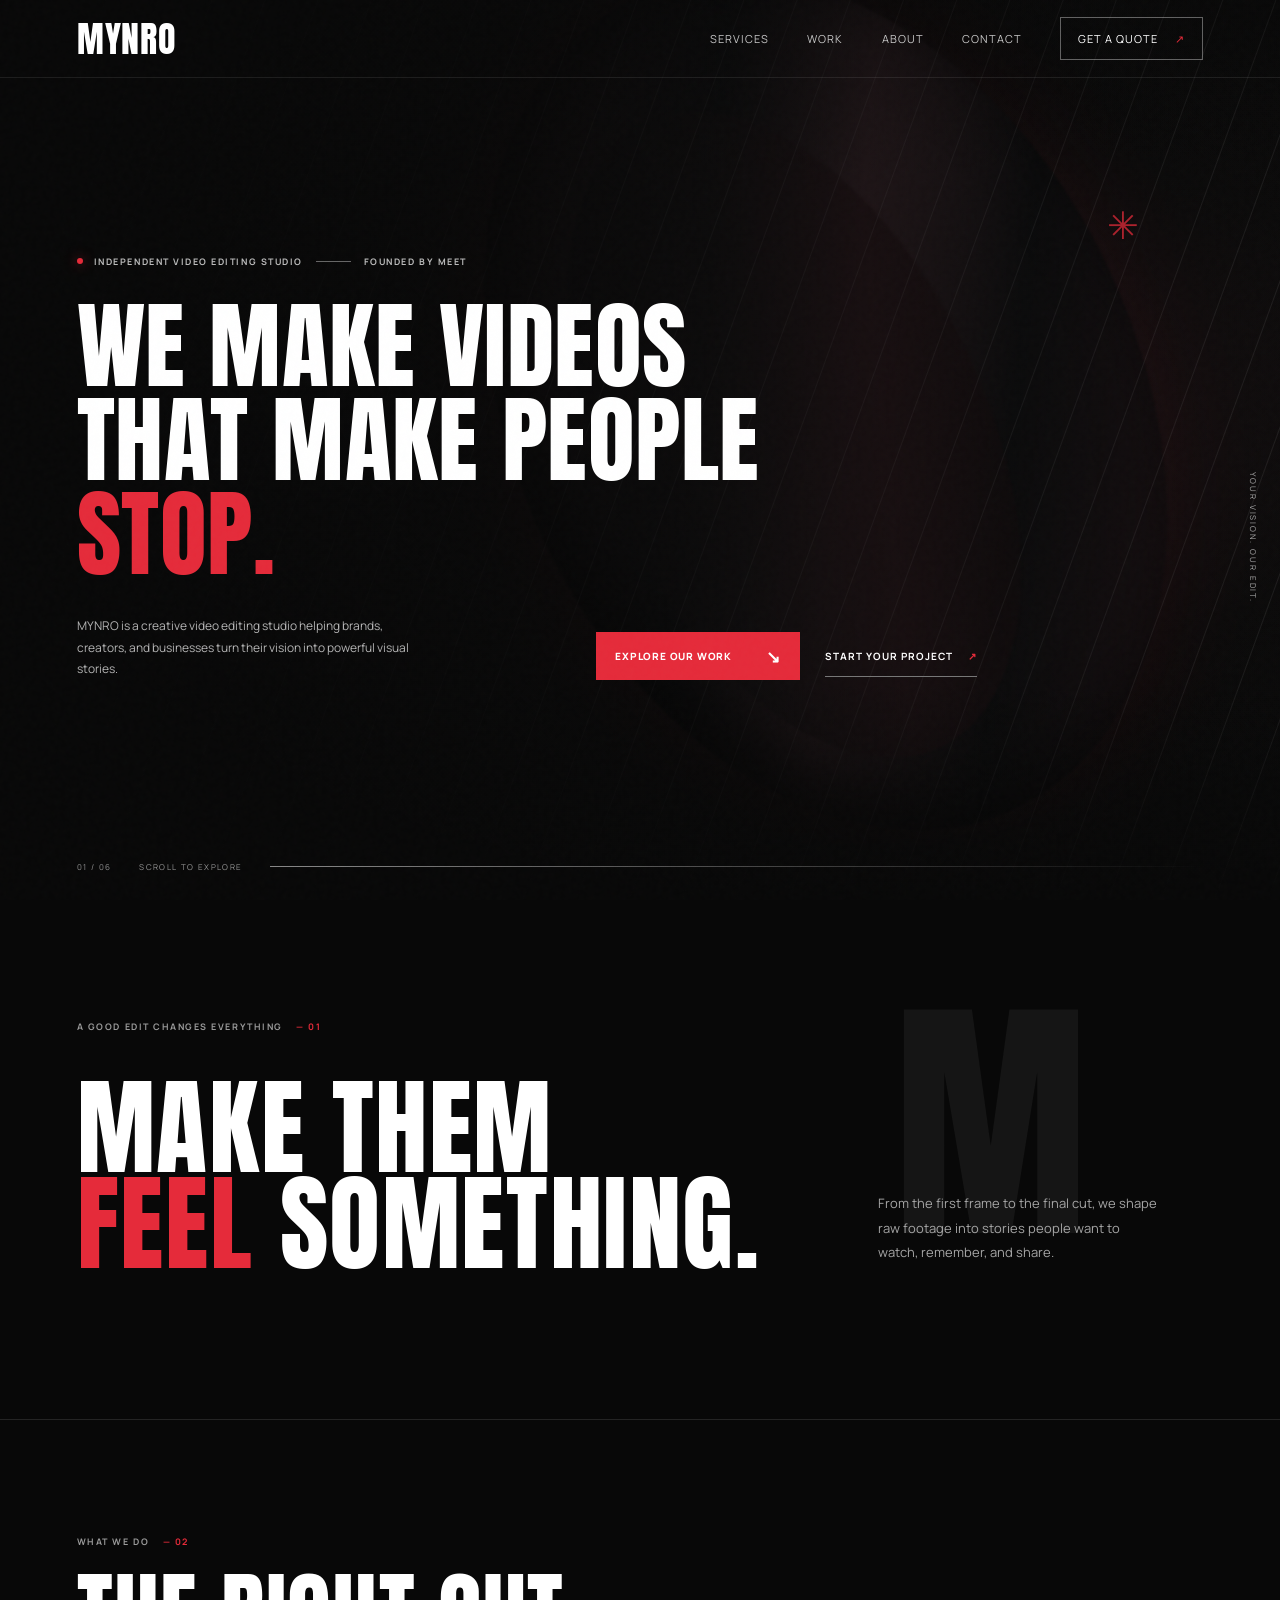
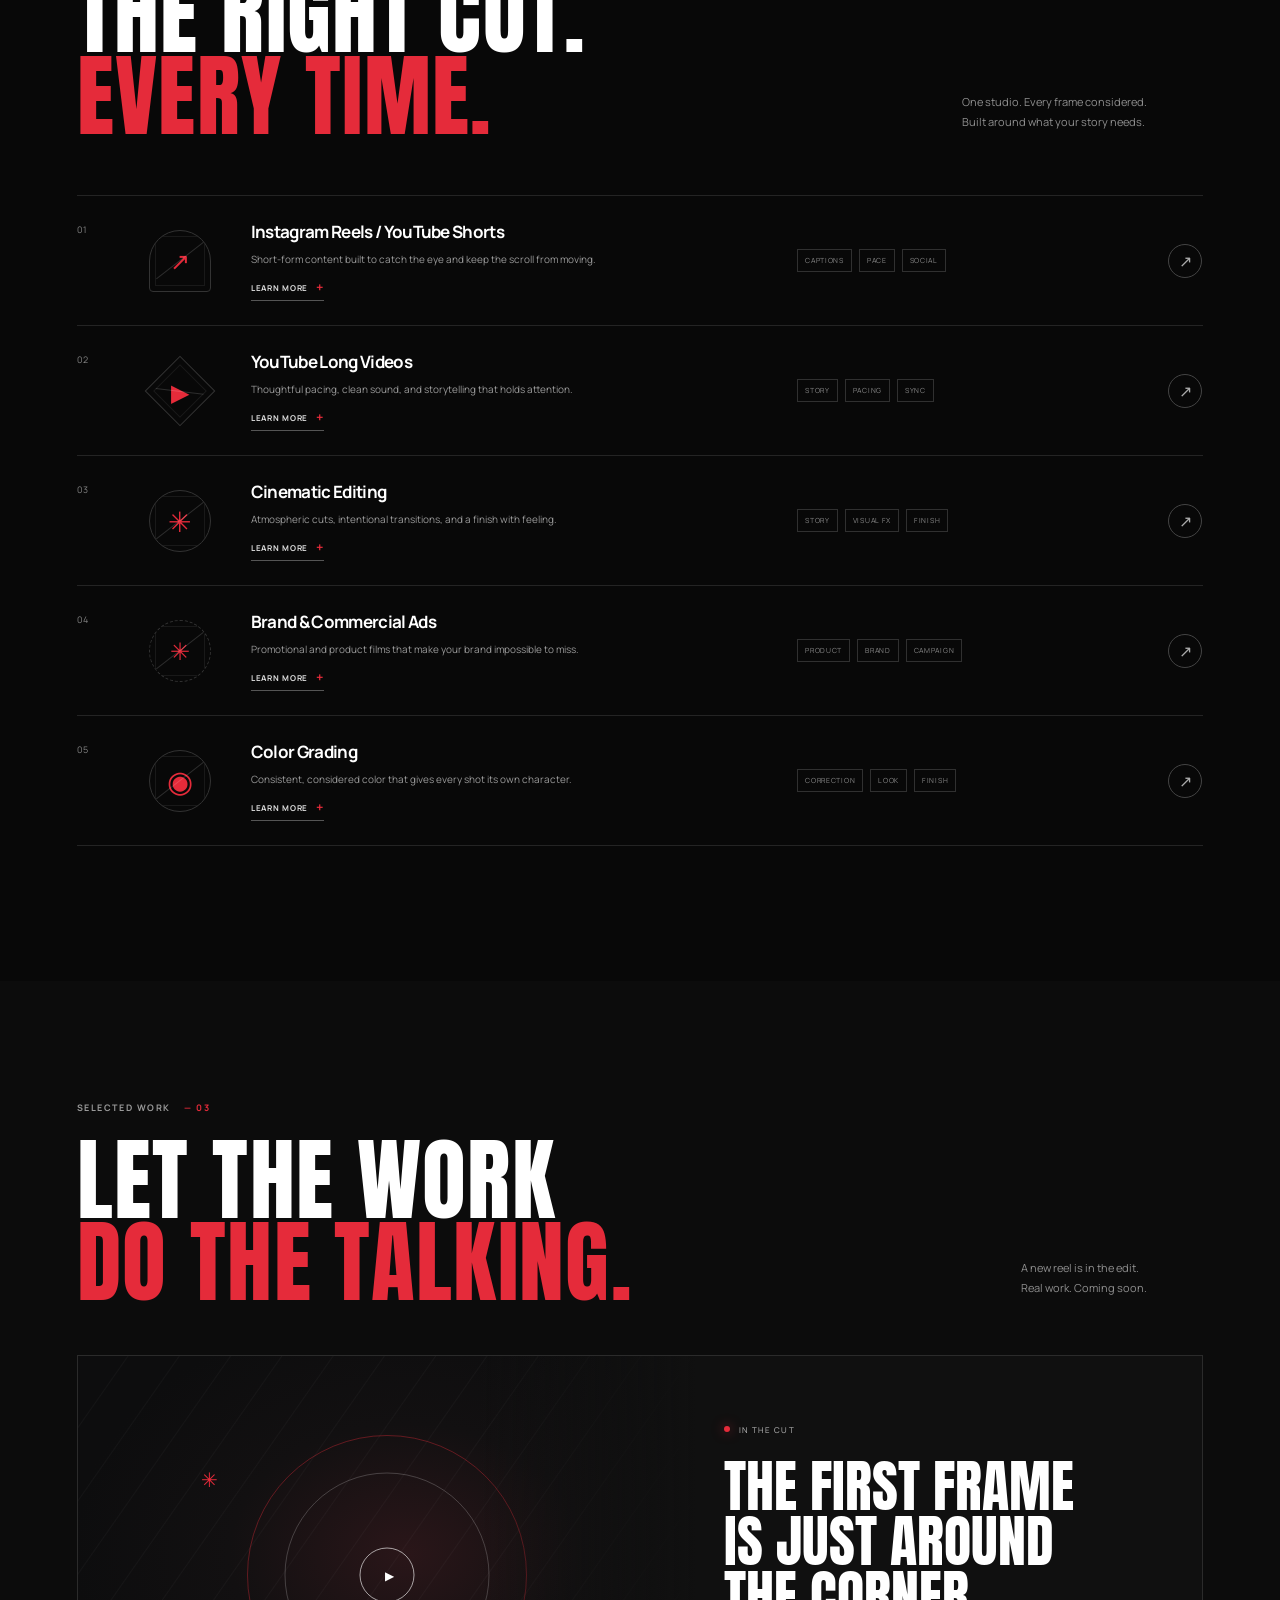
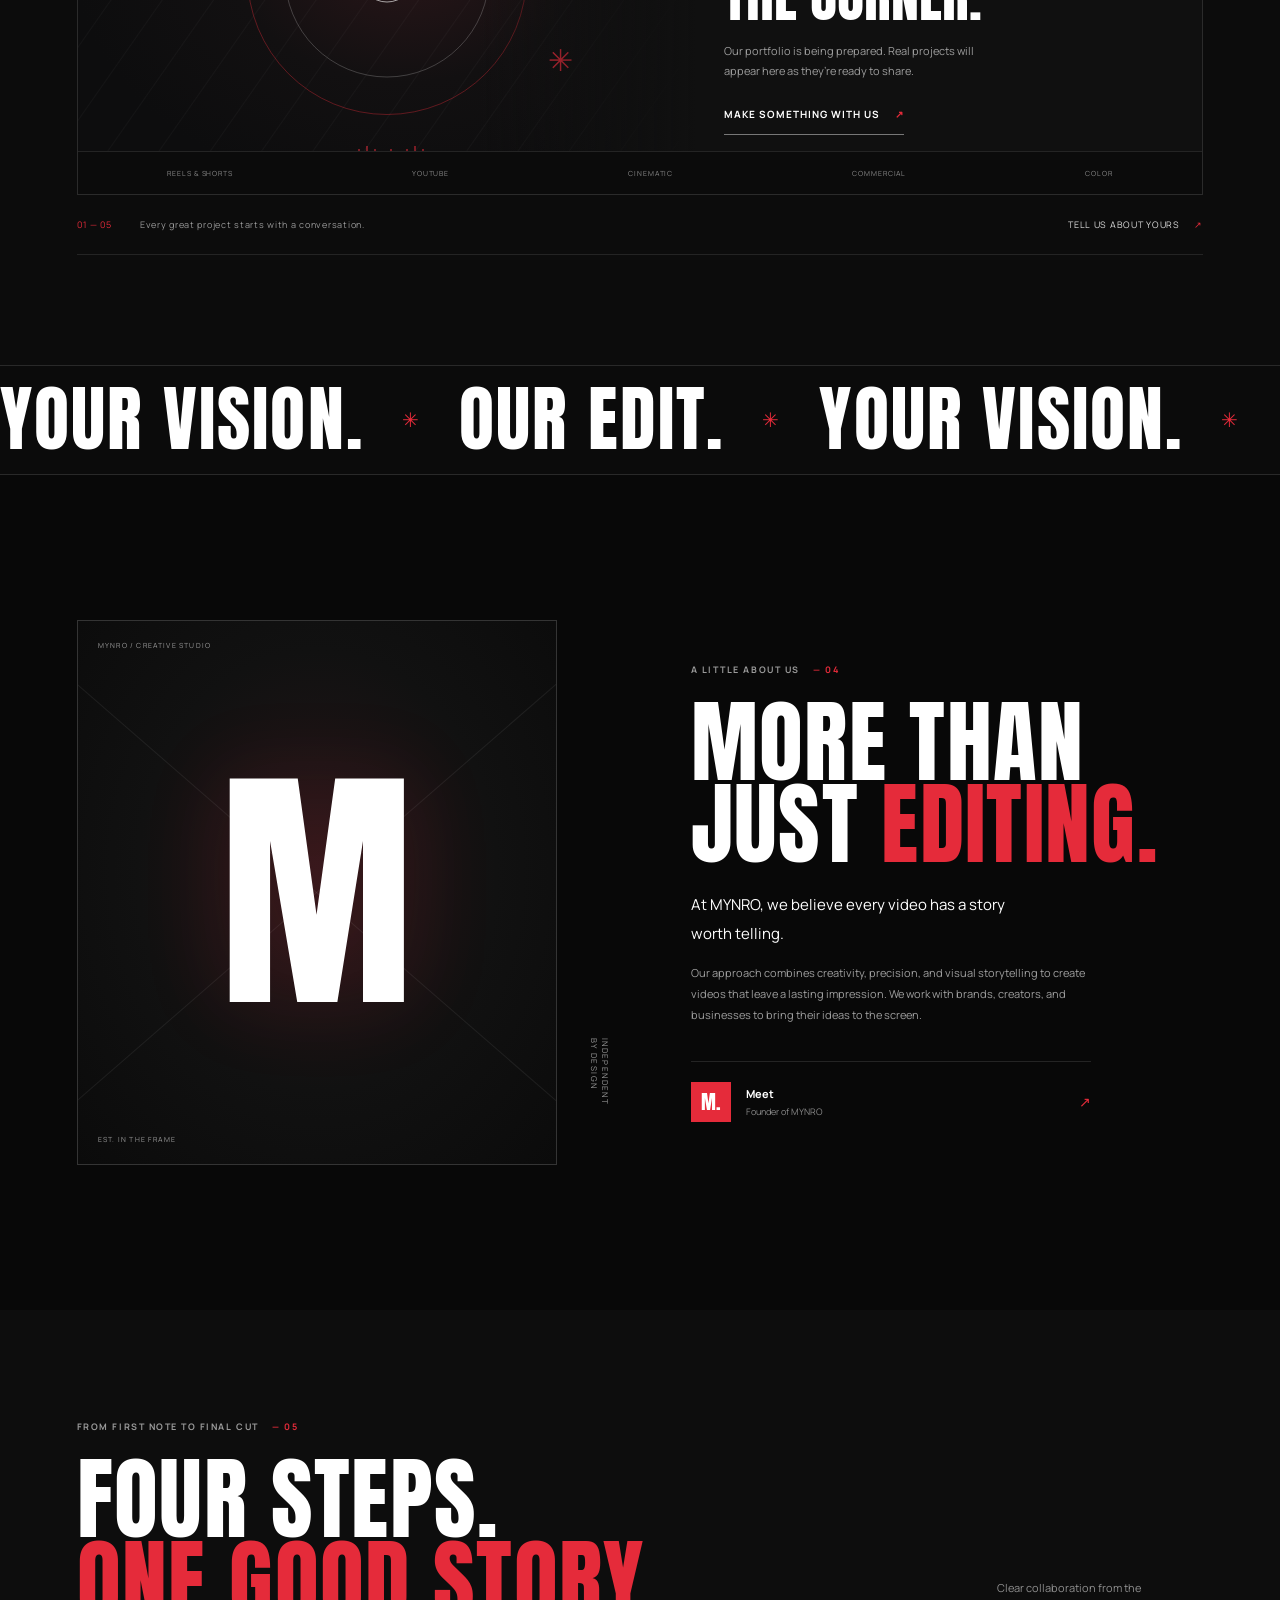
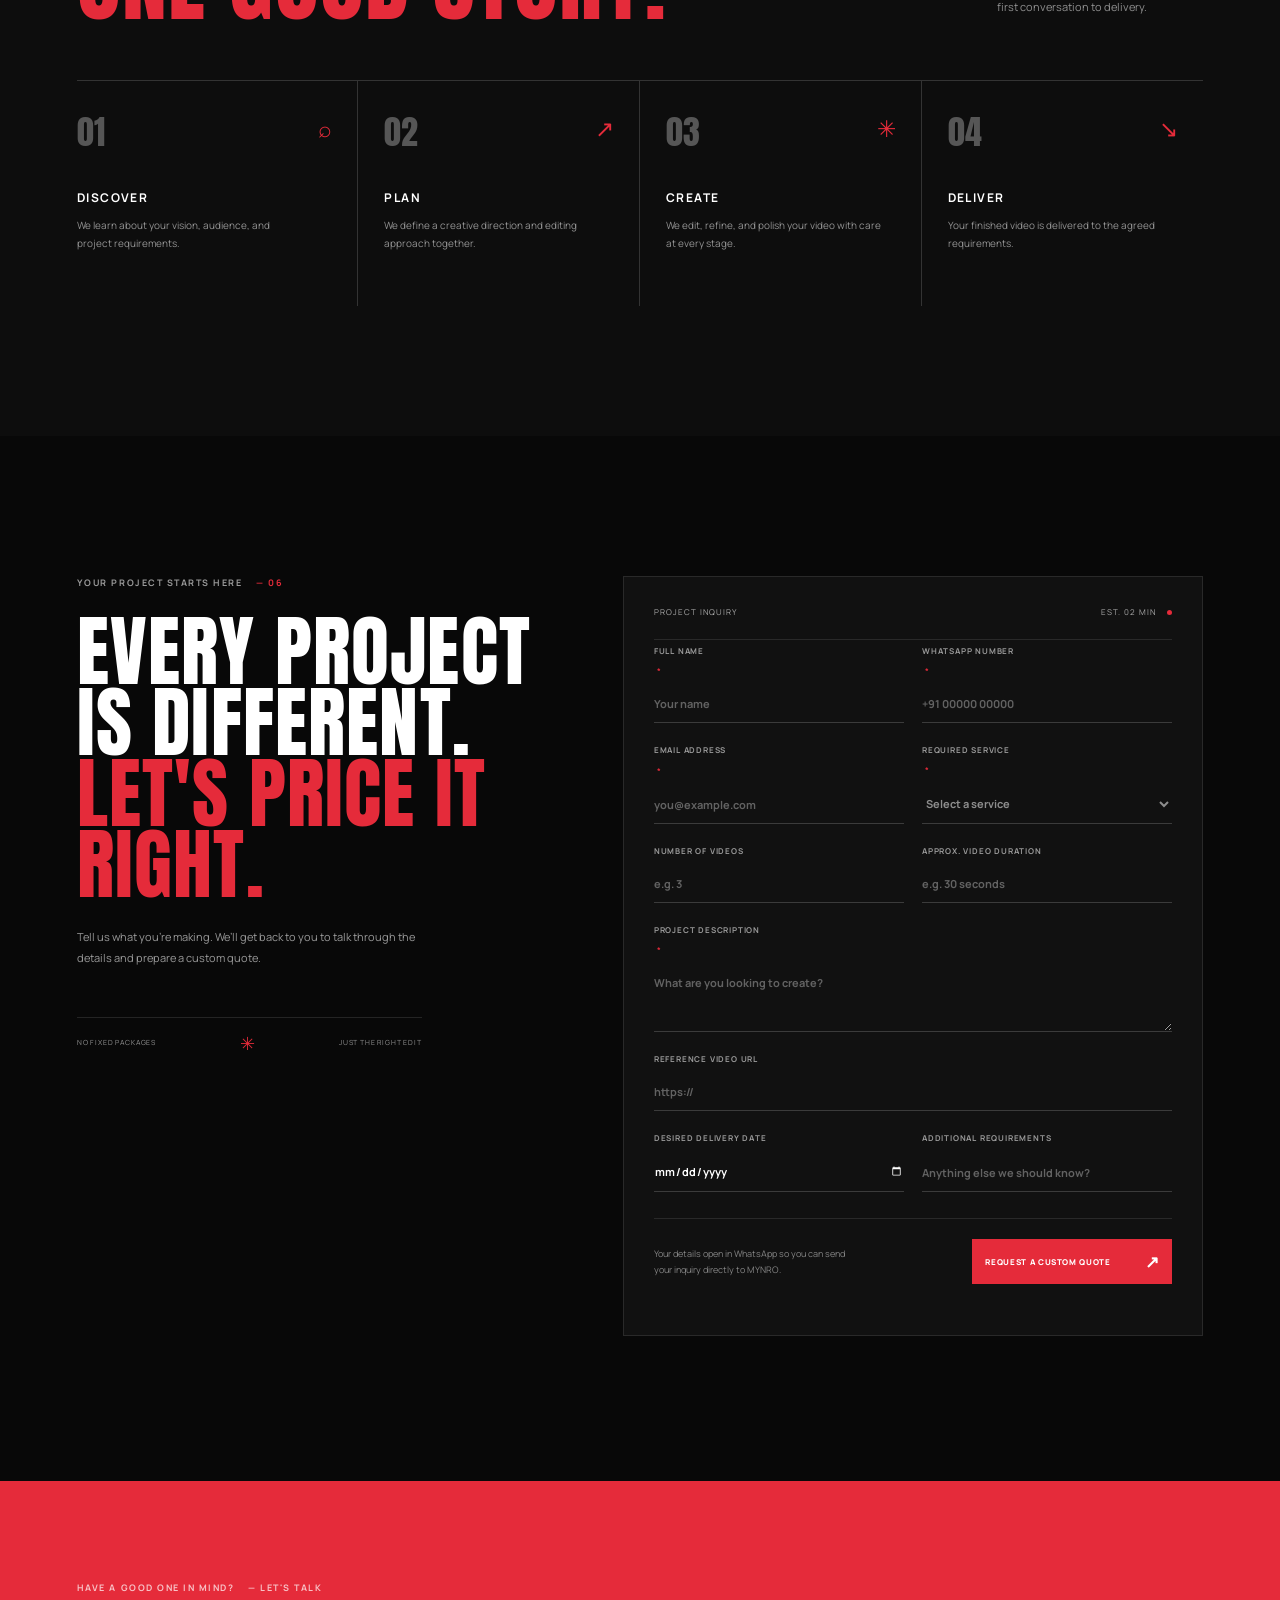
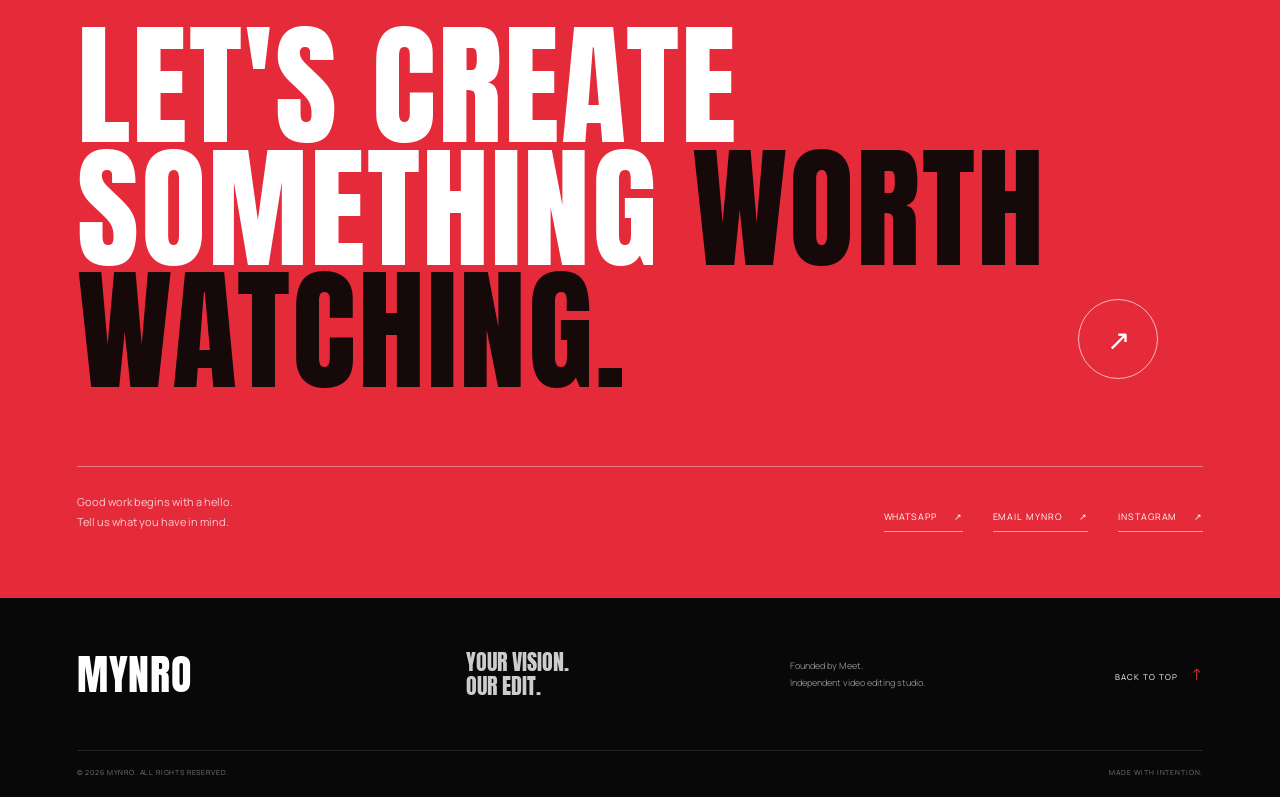
<file: index.html>
<!doctype html>
<html lang="en">
<head>
  <meta charset="utf-8">
  <meta name="viewport" content="width=device-width, initial-scale=1">
  <meta name="theme-color" content="#080808">
  <meta name="description" content="MYNRO is a premium video editing studio specializing in Reels, YouTube videos, cinematic editing, commercial ads, and professional color grading.">
  <meta property="og:type" content="website">
  <meta property="og:url" content="https://mynro.odoo.com/">
  <meta property="og:title" content="MYNRO | Premium Video Editing Studio">
  <meta property="og:description" content="Your vision. Our edit. A creative video editing studio founded by Meet.">
  <title>MYNRO | Premium Video Editing Studio</title>
  <link rel="canonical" href="https://mynro.odoo.com/">
  <link rel="icon" href="favicon.svg" type="image/svg+xml">
  <link rel="preconnect" href="https://fonts.googleapis.com">
  <link rel="preconnect" href="https://fonts.gstatic.com" crossorigin>
  <link href="https://fonts.googleapis.com/css2?family=Anton&family=Manrope:wght@400;500;600;700;800&display=swap" rel="stylesheet">
  <link rel="stylesheet" href="styles.css">
  <script src="script.js" defer></script>
</head>
<body>
  <div class="grain" aria-hidden="true"></div>
  <header class="site-header" id="top">
    <a class="wordmark" href="#top" aria-label="MYNRO home">MYNRO</a>
    <button class="menu-toggle" aria-label="Open navigation" aria-expanded="false" aria-controls="primary-nav"><i></i><i></i></button>
    <nav id="primary-nav" class="primary-nav" aria-label="Main navigation">
      <a href="#services">Services</a><a href="#work">Work</a><a href="#about">About</a><a href="#contact">Contact</a>
      <a class="nav-cta" href="#quote">Get a quote <span>↗</span></a>
    </nav>
  </header>

  <main>
    <section class="hero" aria-labelledby="hero-title">
      <div class="hero-art" aria-hidden="true"><div class="orb orb-one"></div><div class="orb orb-two"></div><div class="hero-lines"></div><span class="hero-cross">✳</span></div>
      <div class="hero-inner">
        <div class="eyebrow reveal"><span class="live-dot"></span> Independent video editing studio <span class="eyebrow-rule"></span> Founded by Meet</div>
        <h1 id="hero-title" class="hero-title reveal">WE MAKE VIDEOS<br>THAT MAKE PEOPLE<br><span>STOP.</span></h1>
        <div class="hero-bottom reveal">
          <p>MYNRO is a creative video editing studio helping brands, creators, and businesses turn their vision into powerful visual stories.</p>
          <div class="hero-actions"><a class="button button-red" href="#work">Explore our work <span>↘</span></a><a class="text-link" href="#quote">Start your project <span>↗</span></a></div>
        </div>
      </div>
      <div class="hero-index"><span>01 / 06</span><span>SCROLL TO EXPLORE</span><span class="scroll-line"></span></div>
      <div class="hero-side">YOUR VISION. OUR EDIT.</div>
    </section>

    <section class="intro section-pad"><p class="section-kicker reveal">A GOOD EDIT CHANGES EVERYTHING <span>— 01</span></p><div class="intro-copy reveal"><h2>MAKE THEM<br><span>FEEL</span> SOMETHING.</h2><p>From the first frame to the final cut, we shape raw footage into stories people want to watch, remember, and share.</p></div><div class="intro-stamp" aria-hidden="true">M</div></section>

    <section class="services section-pad" id="services">
      <div class="section-heading reveal"><div><p class="section-kicker">WHAT WE DO <span>— 02</span></p><h2>THE RIGHT CUT.<br><span>EVERY TIME.</span></h2></div><p class="section-note">One studio. Every frame considered.<br>Built around what your story needs.</p></div>
      <div class="service-list">
        <article class="service-row reveal"><span class="service-num">01</span><div class="service-symbol symbol-reel"><span>↗</span><i></i></div><div class="service-main"><h3>Instagram Reels / YouTube Shorts</h3><p>Short-form content built to catch the eye and keep the scroll from moving.</p><details class="service-detail"><summary>Learn more</summary><p>Engaging transitions, captions and subtitles, and edits shaped for social platforms.</p></details></div><div class="service-tags"><span>CAPTIONS</span><span>PACE</span><span>SOCIAL</span></div><a class="row-arrow" href="#quote" aria-label="Get a quote for Instagram Reels and YouTube Shorts">↗</a></article>
        <article class="service-row reveal"><span class="service-num">02</span><div class="service-symbol symbol-long"><span>▶</span><i></i></div><div class="service-main"><h3>YouTube Long Videos</h3><p>Thoughtful pacing, clean sound, and storytelling that holds attention.</p><details class="service-detail"><summary>Learn more</summary><p>Long-form editing with careful story structure, audio synchronization, and visual details.</p></details></div><div class="service-tags"><span>STORY</span><span>PACING</span><span>SYNC</span></div><a class="row-arrow" href="#quote" aria-label="Get a quote for YouTube videos">↗</a></article>
        <article class="service-row reveal"><span class="service-num">03</span><div class="service-symbol symbol-cinema"><span>✳</span><i></i></div><div class="service-main"><h3>Cinematic Editing</h3><p>Atmospheric cuts, intentional transitions, and a finish with feeling.</p><details class="service-detail"><summary>Learn more</summary><p>Cinematic storytelling with creative transitions, visual effects where needed, and a polished final look.</p></details></div><div class="service-tags"><span>STORY</span><span>VISUAL FX</span><span>FINISH</span></div><a class="row-arrow" href="#quote" aria-label="Get a quote for cinematic editing">↗</a></article>
        <article class="service-row reveal"><span class="service-num">04</span><div class="service-symbol symbol-ads"><span>✳</span><i></i></div><div class="service-main"><h3>Brand & Commercial Ads</h3><p>Promotional and product films that make your brand impossible to miss.</p><details class="service-detail"><summary>Learn more</summary><p>Promotional videos, product films, and commercial stories shaped around your brand.</p></details></div><div class="service-tags"><span>PRODUCT</span><span>BRAND</span><span>CAMPAIGN</span></div><a class="row-arrow" href="#quote" aria-label="Get a quote for brand and commercial ads">↗</a></article>
        <article class="service-row reveal"><span class="service-num">05</span><div class="service-symbol symbol-grade"><span>◉</span><i></i></div><div class="service-main"><h3>Color Grading</h3><p>Consistent, considered color that gives every shot its own character.</p><details class="service-detail"><summary>Learn more</summary><p>Professional color correction, cinematic grading, visual consistency, and final color finishing.</p></details></div><div class="service-tags"><span>CORRECTION</span><span>LOOK</span><span>FINISH</span></div><a class="row-arrow" href="#quote" aria-label="Get a quote for color grading">↗</a></article>
      </div>
    </section>

    <section class="work section-pad" id="work">
      <div class="section-heading reveal"><div><p class="section-kicker">SELECTED WORK <span>— 03</span></p><h2>LET THE WORK<br><span>DO THE TALKING.</span></h2></div><p class="section-note">A new reel is in the edit.<br>Real work. Coming soon.</p></div>
      <div class="portfolio-empty reveal"><div class="empty-art" aria-hidden="true"><div class="empty-ring ring-a"></div><div class="empty-ring ring-b"></div><span class="empty-play">▶</span><span class="empty-cross cross-a">✳</span><span class="empty-cross cross-b">✳</span><div class="empty-bars"><i></i><i></i><i></i><i></i><i></i><i></i><i></i><i></i><i></i><i></i></div></div><div class="empty-copy"><span class="status-label"><i></i> IN THE CUT</span><h3>THE FIRST FRAME<br>IS JUST AROUND<br>THE CORNER.</h3><p>Our portfolio is being prepared. Real projects will appear here as they’re ready to share.</p><a class="text-link" href="#quote">Make something with us <span>↗</span></a></div><div class="empty-foot"><span>REELS & SHORTS</span><span>YOUTUBE</span><span>CINEMATIC</span><span>COMMERCIAL</span><span>COLOR</span></div></div>
      <div class="work-note reveal"><span>01 — 05</span><p>Every great project starts with a conversation.</p><a href="#quote">Tell us about yours <span>↗</span></a></div>
    </section>

    <section class="manifesto" aria-label="MYNRO brand statement"><div class="manifesto-track"><span>YOUR VISION.</span><b>✳</b><span>OUR EDIT.</span><b>✳</b><span>YOUR VISION.</span><b>✳</b><span>OUR EDIT.</span><b>✳</b></div></section>

    <section class="about section-pad" id="about">
      <div class="about-visual reveal"><div class="about-frame"><span class="frame-top">MYNRO / CREATIVE STUDIO</span><div class="about-monogram">M</div><span class="frame-bottom">EST. IN THE FRAME</span></div><span class="about-index">INDEPENDENT<br>BY DESIGN</span></div>
      <div class="about-copy reveal"><p class="section-kicker">A LITTLE ABOUT US <span>— 04</span></p><h2>MORE THAN<br>JUST <span>EDITING.</span></h2><p class="about-lead">At MYNRO, we believe every video has a story worth telling.</p><p>Our approach combines creativity, precision, and visual storytelling to create videos that leave a lasting impression. We work with brands, creators, and businesses to bring their ideas to the screen.</p><div class="founder"><span class="founder-mark">M.</span><div><strong>Meet</strong><span>Founder of MYNRO</span></div><span class="founder-arrow">↗</span></div></div>
    </section>

    <section class="process section-pad"><div class="section-heading reveal"><div><p class="section-kicker">FROM FIRST NOTE TO FINAL CUT <span>— 05</span></p><h2>FOUR STEPS.<br><span>ONE GOOD STORY.</span></h2></div><p class="section-note">Clear collaboration from the<br>first conversation to delivery.</p></div><div class="process-grid"><article class="process-step reveal"><span class="step-number">01</span><span class="step-icon">⌕</span><h3>DISCOVER</h3><p>We learn about your vision, audience, and project requirements.</p><span class="step-line"></span></article><article class="process-step reveal"><span class="step-number">02</span><span class="step-icon">↗</span><h3>PLAN</h3><p>We define a creative direction and editing approach together.</p><span class="step-line"></span></article><article class="process-step reveal"><span class="step-number">03</span><span class="step-icon">✳</span><h3>CREATE</h3><p>We edit, refine, and polish your video with care at every stage.</p><span class="step-line"></span></article><article class="process-step reveal"><span class="step-number">04</span><span class="step-icon">↘</span><h3>DELIVER</h3><p>Your finished video is delivered to the agreed requirements.</p><span class="step-line"></span></article></div></section>

    <section class="quote section-pad" id="quote">
      <div class="quote-heading reveal"><p class="section-kicker">YOUR PROJECT STARTS HERE <span>— 06</span></p><h2>EVERY PROJECT IS DIFFERENT.<br><span>LET'S PRICE IT RIGHT.</span></h2><p>Tell us what you’re making. We’ll get back to you to talk through the details and prepare a custom quote.</p><div class="quote-no-packages"><span>NO FIXED PACKAGES</span><span class="quote-x">✳</span><span>JUST THE RIGHT EDIT</span></div></div>
      <form class="quote-form reveal" id="quote-form">
        <div class="form-top"><span>PROJECT INQUIRY</span><span>EST. 02 MIN <i></i></span></div>
        <div class="form-grid">
          <label>FULL NAME <b>*</b><input name="name" autocomplete="name" placeholder="Your name" required></label>
          <label>WHATSAPP NUMBER <b>*</b><input name="phone" type="tel" autocomplete="tel" placeholder="+91 00000 00000" required></label>
          <label>EMAIL ADDRESS <b>*</b><input name="email" type="email" autocomplete="email" placeholder="you@example.com" required></label>
          <label>REQUIRED SERVICE <b>*</b><select name="service" required><option value="" disabled selected>Select a service</option><option>Instagram Reels / YouTube Shorts</option><option>YouTube Long Videos</option><option>Cinematic Editing</option><option>Brand & Commercial Ads</option><option>Color Grading</option></select></label>
          <label>NUMBER OF VIDEOS<input name="count" placeholder="e.g. 3"></label>
          <label>APPROX. VIDEO DURATION<input name="duration" placeholder="e.g. 30 seconds"></label>
          <label class="wide">PROJECT DESCRIPTION <b>*</b><textarea name="description" rows="3" placeholder="What are you looking to create?" required></textarea></label>
          <label class="wide">REFERENCE VIDEO URL<input name="reference" type="url" placeholder="https://"></label>
          <label>DESIRED DELIVERY DATE<input name="date" type="date"></label>
          <label>ADDITIONAL REQUIREMENTS<input name="requirements" placeholder="Anything else we should know?"></label>
        </div>
        <div class="form-bottom"><p>Your details open in WhatsApp so you can send your inquiry directly to MYNRO.</p><button class="button button-red submit-button" type="submit">Request a custom quote <span>↗</span></button></div>
        <p class="form-feedback" id="form-feedback" role="status" aria-live="polite"></p>
      </form>
    </section>

    <section class="contact section-pad" id="contact"><div class="contact-top reveal"><p class="section-kicker">HAVE A GOOD ONE IN MIND? <span>— LET'S TALK</span></p><h2>LET'S CREATE<br>SOMETHING <span>WORTH<br>WATCHING.</span></h2><a class="contact-round" href="#quote" aria-label="Start your project">↗</a></div><div class="contact-bottom reveal"><p>Good work begins with a hello.<br>Tell us what you have in mind.</p><div class="contact-links"><a href="https://wa.me/917990540850" target="_blank" rel="noopener">WhatsApp <span>↗</span></a><a href="mailto:mynro.in@gmail.com">Email MYNRO <span>↗</span></a><a href="https://www.instagram.com/mynro.7/" target="_blank" rel="noopener">Instagram <span>↗</span></a></div></div></section>
  </main>

  
<footer class="site-footer"><div class="footer-main"><a href="#top" class="footer-brand">MYNRO</a><div class="footer-tagline">YOUR VISION.<br>OUR EDIT.</div><div class="footer-founded">Founded by Meet.<br>Independent video editing studio.</div><a class="footer-top" href="#top">BACK TO TOP <span>↑</span></a></div><div class="footer-bottom"><span>© <span id="year"></span> MYNRO. ALL RIGHTS RESERVED.</span><span>MADE WITH INTENTION.</span></div></footer>
</body>
</html>
</file>
<file: styles.css>
:root{--black:#080808;--card:#111;--white:#fff;--muted:#a5a5a5;--line:#242424;--red:#e52b3a;--display:'Anton','Arial Narrow',sans-serif;--body:'Manrope',Arial,sans-serif;--gutter:clamp(22px,6vw,92px)}
*{box-sizing:border-box}html{scroll-behavior:smooth;scroll-padding-top:90px}body{margin:0;background:var(--black);color:var(--white);font-family:var(--body);font-size:14px;overflow-x:hidden}body.menu-open{overflow:hidden}a{color:inherit;text-decoration:none}button,input,select,textarea{font:inherit}.grain{position:fixed;inset:0;z-index:10;pointer-events:none;opacity:.075;background-image:url("data:image/svg+xml,%3Csvg viewBox='0 0 180 180' xmlns='http://www.w3.org/2000/svg'%3E%3Cfilter id='n'%3E%3CfeTurbulence type='fractalNoise' baseFrequency='.88' numOctaves='3' stitchTiles='stitch'/%3E%3C/filter%3E%3Crect width='100%25' height='100%25' filter='url(%23n)' opacity='.25'/%3E%3C/svg%3E")}.site-header{height:78px;padding:0 var(--gutter);display:flex;align-items:center;justify-content:space-between;position:absolute;z-index:20;top:0;left:0;width:100%;border-bottom:1px solid #ffffff16}.wordmark,.footer-brand{font:36px var(--display);letter-spacing:.02em}.wordmark span,.footer-brand span{font:11px var(--body);vertical-align:top;margin-left:2px}.primary-nav{display:flex;align-items:center;gap:clamp(20px,3vw,45px);font-size:11px;letter-spacing:.09em;text-transform:uppercase}.primary-nav>a:not(.nav-cta){color:#c6c6c6;transition:color .2s}.primary-nav>a:hover{color:#fff}.nav-cta{border:1px solid #ffffff5c;padding:13px 17px;transition:background .2s,border .2s}.nav-cta:hover{background:var(--red);border-color:var(--red)}.nav-cta span{padding-left:14px;color:var(--red)}.nav-cta:hover span{color:#fff}.menu-toggle{display:none}.hero{height:min(920px,100svh);min-height:690px;position:relative;overflow:hidden;display:flex;align-items:center}.hero-inner{position:relative;z-index:2;padding:110px var(--gutter) 75px;width:100%}.hero-art{position:absolute;inset:0;overflow:hidden;background:radial-gradient(ellipse at 72% 45%,#1a1113 0%,#0c0b0b 38%,#080808 72%)}.hero-art:after{content:'';position:absolute;inset:0;background:linear-gradient(90deg,#080808 2%,#080808db 38%,#0808081c 100%),linear-gradient(0deg,#080808 0%,transparent 24%,transparent 80%,#08080855)}.orb{position:absolute;border-radius:50%;filter:blur(1px);transform:rotate(-25deg)}.orb-one{width:min(49vw,700px);height:min(70vw,920px);top:-5%;right:11%;background:linear-gradient(120deg,#29191c,#0f0f10 37%,#332125 52%,#0d0d0e 69%,#241417);box-shadow:inset 30px 0 80px #000,0 0 100px #7b1c2630}.orb-two{width:min(30vw,430px);height:min(55vw,690px);top:10%;right:23%;background:linear-gradient(110deg,#0a0a0b,#161213 40%,#251417 65%,#080808);opacity:.78}.hero-lines{position:absolute;inset:0;opacity:.1;background:repeating-linear-gradient(110deg,transparent 0,transparent 48px,#d2d2d2 49px,transparent 50px)}.hero-cross{position:absolute;right:11%;top:22%;font-size:38px;color:var(--red);animation:rotate 18s linear infinite}.eyebrow,.section-kicker{font-size:9px;font-weight:700;letter-spacing:.17em;text-transform:uppercase}.eyebrow{display:flex;align-items:center;gap:11px;color:#bbb;margin-bottom:31px}.live-dot,.status-label i{width:6px;height:6px;border-radius:50%;background:var(--red);display:inline-block;box-shadow:0 0 12px #e52b3a99}.eyebrow-rule{width:35px;height:1px;background:#666;margin:0 2px}.hero-title{font:clamp(78px,12.3vw,174px)/.88 var(--display);letter-spacing:.005em;margin:0;max-width:1160px;position:relative;z-index:1}.hero-title span,.section-heading h2 span,.intro h2 span,.about-copy h2 span,.quote h2 span,.contact h2 span{color:var(--red)}.hero-bottom{display:flex;align-items:flex-end;justify-content:space-between;gap:25px;max-width:900px;margin-top:34px}.hero-bottom>p{max-width:335px;color:#b4b4b4;line-height:1.8;font-size:12px;margin:0}.hero-actions{display:flex;align-items:center;gap:25px}.button{display:inline-flex;align-items:center;justify-content:space-between;gap:34px;min-height:48px;padding:0 19px;font-size:10px;font-weight:800;letter-spacing:.08em;text-transform:uppercase;border:0;cursor:pointer}.button-red{background:var(--red);color:white;transition:background .2s,transform .2s}.button-red:hover{background:#c61e2e;transform:translateY(-2px)}.button span{font-size:17px}.text-link{font-size:10px;text-transform:uppercase;letter-spacing:.1em;font-weight:700;border-bottom:1px solid #777;padding:13px 0}.text-link span{color:var(--red);padding-left:12px}.hero-index{position:absolute;bottom:28px;left:var(--gutter);right:var(--gutter);display:flex;align-items:center;gap:28px;font-size:8px;letter-spacing:.17em;color:#979797}.scroll-line{height:1px;flex:1;background:linear-gradient(90deg,#888,transparent)}.hero-side{position:absolute;right:21px;bottom:33%;writing-mode:vertical-rl;font-size:8px;letter-spacing:.24em;color:#aaa}.section-pad{padding:120px var(--gutter)}.intro{min-height:520px;position:relative;border-bottom:1px solid var(--line)}.section-kicker{color:#9a9a9a;margin:0}.section-kicker span{color:var(--red);margin-left:10px}.intro-copy{display:flex;align-items:flex-end;justify-content:space-between;gap:30px;margin-top:48px;position:relative;z-index:1}.intro h2,.section-heading h2,.about-copy h2,.quote h2,.contact h2{font:clamp(54px,8.2vw,112px)/.91 var(--display);letter-spacing:.015em;margin:0}.intro-copy>p{max-width:280px;font-size:13px;line-height:1.9;color:var(--muted);margin:0 4% 7px 0}.intro-stamp{position:absolute;right:15%;top:23%;font:260px/.8 var(--display);color:#151515}.intro-stamp span{font:16px var(--body);vertical-align:top}.services{padding-top:115px;padding-bottom:135px}.section-heading{display:flex;align-items:flex-end;justify-content:space-between;gap:30px;margin-bottom:58px}.section-heading h2{font-size:clamp(56px,7vw,94px);margin-top:26px}.section-note{font-size:11px;color:#8f8f8f;line-height:1.8;margin:0 5% 5px 0}.service-list{border-top:1px solid var(--line)}.service-row{min-height:130px;border-bottom:1px solid var(--line);display:grid;grid-template-columns:52px 82px minmax(240px,1.5fr) minmax(210px,1fr) 35px;align-items:center;gap:20px;transition:background .25s,padding .25s}.service-row:hover{background:#101010;padding-left:12px;padding-right:12px}.service-num{font-size:9px;letter-spacing:.1em;color:#858585;align-self:start;padding-top:27px}.service-symbol{height:62px;width:62px;position:relative;border:1px solid #333;display:grid;place-items:center;overflow:hidden;color:var(--red);font-size:24px}.service-symbol:before{content:'';position:absolute;inset:5px;border:1px solid #ffffff12}.service-symbol i{position:absolute;width:100%;height:1px;background:#ffffff26;transform:rotate(-38deg)}.symbol-reel{border-radius:50% 50% 4px 4px}.symbol-long{transform:rotate(45deg);width:50px;height:50px;margin-left:6px}.symbol-long span{transform:rotate(-45deg)}.symbol-cinema{border-radius:50%;font-size:28px}.symbol-ads{border-radius:50%;border-style:dashed}.symbol-grade{border-radius:50%;font-size:30px}.service-main h3{font-size:17px;letter-spacing:-.04em;margin:0 0 8px}.service-main p{font-size:10px;line-height:1.7;color:#999;margin:0;max-width:360px}.service-tags{display:flex;flex-wrap:wrap;gap:7px}.service-tags span{font-size:7px;letter-spacing:.1em;color:#888;border:1px solid #303030;padding:6px 7px}.row-arrow{width:34px;height:34px;border:1px solid #444;border-radius:50%;display:grid;place-items:center;font-size:16px;color:#aaa;transition:all .2s}.service-row:hover .row-arrow{background:var(--red);color:#fff;border-color:var(--red)}.work{background:#0c0c0c;padding-top:120px;padding-bottom:110px}.work .section-heading{margin-bottom:52px}.portfolio-empty{min-height:440px;display:grid;grid-template-columns:1.1fr .9fr;position:relative;border:1px solid #2b2b2b;background:#101010;overflow:hidden}.empty-art{position:relative;min-height:420px;background:radial-gradient(ellipse at 53% 45%,#2a1619,#121011 38%,#0d0d0e 72%);overflow:hidden}.empty-art:after{content:'';position:absolute;inset:0;background:linear-gradient(90deg,transparent 65%,#101010 100%),repeating-linear-gradient(125deg,transparent,transparent 40px,#ffffff08 41px,transparent 42px)}.empty-ring{position:absolute;border:1px solid #e52b3a60;border-radius:50%;top:50%;left:50%;transform:translate(-50%,-50%)}.ring-a{width:280px;height:280px}.ring-b{width:205px;height:205px;border-color:#ffffff33}.empty-play{position:absolute;top:50%;left:50%;transform:translate(-50%,-50%);z-index:2;width:55px;height:55px;border:1px solid #ffffff9c;border-radius:50%;display:grid;place-items:center;padding-left:4px;font-size:12px}.empty-cross{position:absolute;color:var(--red)}.cross-a{left:20%;top:25%;font-size:20px}.cross-b{right:20%;bottom:26%;font-size:30px}.empty-bars{position:absolute;left:50%;bottom:27px;transform:translateX(-50%);display:flex;gap:6px;align-items:center;height:22px}.empty-bars i{display:block;width:2px;height:10px;background:#e52b3a80}.empty-bars i:nth-child(3n){height:20px}.empty-bars i:nth-child(2n){height:14px}.empty-copy{padding:55px 45px 60px 28px;align-self:center}.status-label{font-size:8px;letter-spacing:.16em;color:#bcbcbc;display:flex;gap:9px;align-items:center}.empty-copy h3{font:clamp(35px,4.4vw,58px)/.98 var(--display);margin:24px 0 17px}.empty-copy p{font-size:11px;color:#9d9d9d;line-height:1.8;max-width:285px;margin-bottom:22px}.empty-foot{position:absolute;bottom:0;left:0;right:0;height:43px;background:#0b0b0b;border-top:1px solid #242424;display:flex;align-items:center;justify-content:space-around;font-size:7px;letter-spacing:.13em;color:#888}.work-note{display:flex;align-items:center;gap:28px;padding:23px 0;border-bottom:1px solid var(--line);font-size:9px;letter-spacing:.08em;color:#999}.work-note p{margin:0;flex:1}.work-note>span{color:var(--red)}.work-note a{color:#ddd;text-transform:uppercase}.work-note a span{color:var(--red);padding-left:12px}.manifesto{overflow:hidden;border-top:1px solid #292929;border-bottom:1px solid #292929;padding:18px 0;background:#0b0b0b}.manifesto-track{display:flex;align-items:center;justify-content:space-around;gap:38px;white-space:nowrap;font:clamp(31px,5.6vw,72px)/1 var(--display);letter-spacing:.03em}.manifesto-track b{font:20px var(--body);color:var(--red)}.about{display:grid;grid-template-columns:1fr 1fr;gap:9%;align-items:center;padding-top:145px;padding-bottom:145px}.about-visual{position:relative;max-width:480px;width:100%;aspect-ratio: .88}.about-frame{position:absolute;inset:0;border:1px solid #343434;background:radial-gradient(ellipse at 50% 46%,#251719,#111 53%,#0b0b0b);display:flex;align-items:center;justify-content:center;overflow:hidden}.about-frame:before,.about-frame:after{content:'';position:absolute;width:150%;height:1px;background:#ffffff12;transform:rotate(-41deg)}.about-frame:after{transform:rotate(41deg)}.frame-top,.frame-bottom{position:absolute;z-index:1;left:20px;right:20px;font-size:7px;letter-spacing:.17em;color:#999}.frame-top{top:20px}.frame-bottom{bottom:20px}.about-monogram{font:clamp(140px,22vw,260px)/1 var(--display);color:#fff;position:relative;text-shadow:0 0 90px #e52b3a24}.about-monogram span{font:12px var(--body);color:var(--red);vertical-align:top}.about-index{position:absolute;right:-54px;bottom:11%;writing-mode:vertical-rl;font-size:8px;letter-spacing:.17em;color:#999}.about-copy h2{font-size:clamp(54px,7vw,90px);margin:26px 0}.about-copy>p:not(.section-kicker){font-size:11px;line-height:1.9;color:#9e9e9e;max-width:400px}.about-copy .about-lead{color:#fff!important;font-size:15px!important;max-width:350px!important}.founder{display:flex;align-items:center;gap:15px;margin-top:35px;padding-top:20px;border-top:1px solid var(--line);max-width:400px}.founder-mark{width:40px;height:40px;display:grid;place-items:center;background:var(--red);font:20px var(--display)}.founder div{display:grid;gap:4px}.founder strong{font-size:11px}.founder div span{font-size:9px;color:#888}.founder-arrow{margin-left:auto;color:var(--red)}.process{background:#0d0d0d;padding-top:110px;padding-bottom:130px}.process-grid{display:grid;grid-template-columns:repeat(4,1fr);border-top:1px solid #333}.process-step{position:relative;min-height:225px;padding:25px 26px 12px 0;border-right:1px solid #333}.process-step+.process-step{padding-left:26px}.process-step:last-child{border:0}.step-number{display:block;font:34px var(--display);color:#565656}.step-icon{position:absolute;right:25px;top:31px;font-size:23px;color:var(--red)}.process-step h3{font-size:12px;letter-spacing:.12em;margin:32px 0 10px}.process-step p{max-width:220px;color:#929292;font-size:10px;line-height:1.8}.step-line{position:absolute;bottom:0;left:0;width:0;height:2px;background:var(--red);transition:width .5s}.process-step:hover .step-line{width:100%}.quote{display:grid;grid-template-columns:.88fr 1.12fr;gap:8%;padding-top:140px;padding-bottom:145px}.quote-heading{position:sticky;top:90px;align-self:start}.quote h2{font-size:clamp(47px,6.1vw,78px);margin:27px 0}.quote-heading>p:not(.section-kicker){font-size:11px;line-height:1.9;color:#999;max-width:350px}.quote-no-packages{margin-top:48px;border-top:1px solid var(--line);padding-top:13px;display:flex;align-items:center;justify-content:space-between;max-width:345px;font-size:7px;letter-spacing:.12em;color:#929292}.quote-x{color:var(--red);font-size:18px}.quote-form{background:#111;border:1px solid #292929;padding:29px 30px}.form-top{display:flex;justify-content:space-between;padding-bottom:22px;margin-bottom:5px;border-bottom:1px solid #292929;font-size:8px;letter-spacing:.13em;color:#aaa}.form-top span:last-child i{display:inline-block;width:5px;height:5px;border-radius:50%;background:var(--red);margin-left:8px}.form-grid{display:grid;grid-template-columns:1fr 1fr;gap:21px 18px}.form-grid label{display:grid;gap:9px;color:#999;font-size:8px;letter-spacing:.1em;font-weight:700}.form-grid label b{color:var(--red);display:inline;margin-left:3px}.form-grid input,.form-grid select,.form-grid textarea{border:0;border-bottom:1px solid #3b3b3b;background:transparent;color:#fff;border-radius:0;padding:11px 0;font-family:var(--body);font-size:11px;outline:none;width:100%;resize:vertical}.form-grid input:focus,.form-grid select:focus,.form-grid textarea:focus{border-color:var(--red)}.form-grid input::placeholder,.form-grid textarea::placeholder{color:#626262}.form-grid select{color:#8d8d8d}.form-grid select option{background:#111;color:#fff}.form-grid input[type=date]{color-scheme:dark}.form-grid .wide{grid-column:1/-1}.form-bottom{display:flex;align-items:center;justify-content:space-between;gap:20px;margin-top:26px;padding-top:20px;border-top:1px solid #292929}.form-bottom p{max-width:210px;color:#848484;font-size:9px;line-height:1.7;margin:0}.submit-button{font-size:8px;padding:0 13px;min-height:45px}.form-feedback{font-size:10px;color:#ff7d86;min-height:12px;margin:10px 0 0}.contact{background:#e52b3a;padding-top:100px;padding-bottom:66px;color:#fff}.contact .section-kicker,.contact .section-kicker span{color:#ffffffb5}.contact-top{position:relative}.contact h2{font-size:clamp(66px,10.5vw,140px);margin-top:30px}.contact h2 span{color:#16090a}.contact-round{position:absolute;right:4%;bottom:3%;width:80px;height:80px;border:1px solid #ffffffa8;border-radius:50%;display:grid;place-items:center;font-size:28px;transition:background .2s,color .2s}.contact-round:hover{background:#fff;color:var(--red)}.contact-bottom{display:flex;justify-content:space-between;align-items:flex-end;margin-top:75px;padding-top:25px;border-top:1px solid #ffffff61}.contact-bottom>p{margin:0;color:#ffffffc2;font-size:11px;line-height:1.8}.contact-links{display:flex;gap:30px}.contact-links a{font-size:9px;text-transform:uppercase;letter-spacing:.1em;border-bottom:1px solid #ffffff8a;padding-bottom:8px}.contact-links a span{padding-left:14px}.site-footer{padding:45px var(--gutter) 20px;background:#080808}.footer-main{display:grid;grid-template-columns:1.2fr 1fr 1fr auto;align-items:center;padding-bottom:44px;border-bottom:1px solid #252525}.footer-brand{font-size:42px}.footer-tagline{font:22px/1.1 var(--display);color:#ccc}.footer-founded{font-size:9px;line-height:1.9;color:#8c8c8c}.footer-top{font-size:8px;letter-spacing:.13em}.footer-top span{font-size:16px;color:var(--red);margin-left:10px}.footer-bottom{display:flex;justify-content:space-between;padding-top:17px;font-size:7px;letter-spacing:.12em;color:#777}.footer-bottom a{color:#aaa}.reveal{opacity:0;transform:translateY(22px);transition:opacity .7s ease,transform .7s cubic-bezier(.2,.7,.2,1)}.reveal.in-view{opacity:1;transform:translateY(0)}@keyframes rotate{to{transform:rotate(335deg)}}
@media(max-width:1000px){.hero-title{font-size:clamp(76px,13vw,130px)}.service-row{grid-template-columns:34px 65px minmax(190px,1fr) minmax(145px,.7fr) 34px;gap:14px}.service-tags span{font-size:6px;padding:5px}.quote{gap:5%}.quote-form{padding:25px 22px}.form-bottom{align-items:flex-start;flex-direction:column}.form-bottom p{max-width:none}.submit-button{width:100%}.about{gap:7%}}
@media(max-width:700px){.site-header{height:67px}.wordmark{font-size:31px}.menu-toggle{display:flex;width:42px;height:42px;background:transparent;border:1px solid #ffffff44;align-items:center;justify-content:center;gap:5px;flex-direction:column;z-index:3}.menu-toggle i{display:block;width:16px;height:1px;background:white;transition:transform .2s}.menu-toggle[aria-expanded=true] i:first-child{transform:translateY(3px) rotate(45deg)}.menu-toggle[aria-expanded=true] i:last-child{transform:translateY(-3px) rotate(-45deg)}.primary-nav{position:fixed;inset:0;background:#090909;display:flex;flex-direction:column;align-items:flex-start;justify-content:center;padding:80px var(--gutter);gap:23px;visibility:hidden;opacity:0;transition:opacity .2s,visibility .2s}.primary-nav.open{visibility:visible;opacity:1}.primary-nav>a:not(.nav-cta){font:clamp(36px,12vw,58px) var(--display);color:white;letter-spacing:.02em;text-transform:uppercase}.nav-cta{margin-top:8px}.hero{min-height:720px;height:93svh;max-height:900px}.hero-inner{padding-top:120px}.eyebrow{font-size:7px;letter-spacing:.12em;flex-wrap:wrap;max-width:290px}.hero-title{font-size:clamp(66px,14.7vw,105px);line-height:.92}.hero-art{background:radial-gradient(ellipse at 70% 38%,#251417,#090909 66%)}.orb-one{width:80vw;height:115vw;right:-15%;top:9%;opacity:.65}.orb-two{width:55vw;height:92vw;right:1%;top:16%;opacity:.6}.hero-art:after{background:linear-gradient(90deg,#080808f2 0%,#0808089e 58%,#08080848),linear-gradient(0deg,#080808 0%,transparent 25%,#08080844)}.hero-bottom{display:block;margin-top:25px}.hero-bottom>p{max-width:300px;font-size:10px}.hero-actions{margin-top:23px;gap:19px}.button{min-height:44px;padding:0 14px;gap:20px;font-size:8px}.text-link{font-size:8px}.hero-index{bottom:20px;gap:13px;font-size:7px}.hero-side{display:none}.section-pad{padding:82px var(--gutter)}.intro{min-height:435px}.intro-copy{display:block;margin-top:42px}.intro h2{font-size:clamp(55px,12vw,82px)}.intro-copy>p{margin:24px 0 0;max-width:290px;font-size:11px}.intro-stamp{font-size:185px;right:5%;top:30%;opacity:.8}.section-heading{display:block;margin-bottom:38px}.section-heading h2{font-size:clamp(50px,11vw,74px);margin-top:22px}.section-note{margin:20px 0 0;font-size:10px}.services{padding-top:80px;padding-bottom:90px}.service-row{grid-template-columns:25px 50px 1fr 32px;gap:11px;min-height:112px}.service-num{font-size:8px;padding-top:22px}.service-symbol{width:46px;height:46px;font-size:18px}.symbol-long{width:40px;height:40px;margin-left:3px}.service-main h3{font-size:13px;margin-bottom:6px}.service-main p{font-size:9px;line-height:1.6}.service-tags{display:none}.row-arrow{width:30px;height:30px}.work{padding-top:82px;padding-bottom:75px}.portfolio-empty{grid-template-columns:1fr}.empty-art{min-height:260px}.ring-a{width:210px;height:210px}.ring-b{width:155px;height:155px}.empty-copy{padding:28px 23px 68px}.empty-copy h3{font-size:43px}.empty-copy p{font-size:10px}.empty-foot{font-size:6px;letter-spacing:.07em}.work-note{gap:12px;font-size:8px;flex-wrap:wrap}.work-note p{flex-basis:65%}.work-note a{margin-left:auto}.manifesto{padding:15px 0}.manifesto-track{justify-content:flex-start;gap:24px;font-size:40px;animation:marquee 25s linear infinite}.manifesto-track b{font-size:15px}@keyframes marquee{to{transform:translateX(-40%)}}.about{grid-template-columns:1fr;gap:47px;padding-top:85px;padding-bottom:90px}.about-visual{max-width:340px;aspect-ratio:1}.about-index{right:-28px}.about-monogram{font-size:180px}.about-copy h2{font-size:68px}.about-copy .about-lead{font-size:14px!important}.process{padding-top:82px;padding-bottom:85px}.process-grid{grid-template-columns:1fr 1fr}.process-step{min-height:190px;padding:20px 17px 18px 0;border-bottom:1px solid #333}.process-step+.process-step{padding-left:17px}.process-step:nth-child(2){border-right:0}.process-step:nth-child(3){padding-left:0}.process-step:nth-child(3),.process-step:nth-child(4){border-bottom:0}.step-number{font-size:29px}.step-icon{right:15px;top:25px;font-size:19px}.process-step h3{font-size:10px;margin-top:24px}.process-step p{font-size:9px}.quote{grid-template-columns:1fr;gap:43px;padding-top:88px;padding-bottom:90px}.quote-heading{position:static}.quote h2{font-size:clamp(43px,10vw,66px);margin:22px 0}.quote-heading>p:not(.section-kicker){font-size:10px}.quote-no-packages{margin-top:25px}.quote-form{padding:22px 17px}.form-grid{gap:19px 12px}.form-grid label{font-size:7px}.form-grid input,.form-grid select,.form-grid textarea{font-size:10px}.form-bottom{gap:13px}.contact{padding-top:80px;padding-bottom:42px}.contact h2{font-size:clamp(59px,12vw,92px);margin-top:25px}.contact-round{width:53px;height:53px;font-size:20px;right:0;bottom:0}.contact-bottom{display:block;margin-top:49px}.contact-links{gap:17px;margin-top:25px;flex-wrap:wrap}.contact-links a{font-size:8px}.site-footer{padding-top:35px}.footer-main{grid-template-columns:1fr 1fr;gap:25px;padding-bottom:30px}.footer-brand{font-size:37px}.footer-tagline{font-size:19px}.footer-founded{font-size:8px}.footer-top{justify-self:end}.footer-bottom{gap:12px;flex-wrap:wrap;font-size:6px}.footer-bottom span:nth-child(2){display:none}}
@media(max-width:370px){:root{--gutter:19px}.hero-title{font-size:14vw}.hero-actions{gap:12px}.service-row{grid-template-columns:20px 42px 1fr 28px;gap:8px}.service-symbol{width:40px;height:40px}.service-main h3{font-size:12px}.service-main p{font-size:8px}.section-heading h2{font-size:47px}.empty-foot{font-size:5px}.contact-links{gap:11px}.contact-links a{font-size:7px}.form-grid{grid-template-columns:1fr}.form-grid .wide{grid-column:auto}}
@media(prefers-reduced-motion:reduce){*,*::before,*::after{scroll-behavior:auto!important;animation-duration:.01ms!important;animation-iteration-count:1!important;transition-duration:.01ms!important}.reveal{opacity:1;transform:none}}
.service-detail{margin-top:8px}.service-detail summary{display:inline-flex;align-items:center;gap:8px;list-style:none;cursor:pointer;color:#ddd;font-size:8px;font-weight:700;letter-spacing:.09em;text-transform:uppercase;border-bottom:1px solid #555;padding-bottom:4px}.service-detail summary::-webkit-details-marker{display:none}.service-detail summary:after{content:'+';color:var(--red);font-size:13px}.service-detail[open] summary:after{content:'−'}.service-detail p{padding-top:8px!important;color:#aaa!important}
/* MYNRO Desktop Layout Fix */
@media (min-width: 1001px) {
  .hero-title {
    font-size: clamp(64px, 7.5vw, 120px);
    line-height: 0.98;
  }
}
</file>
